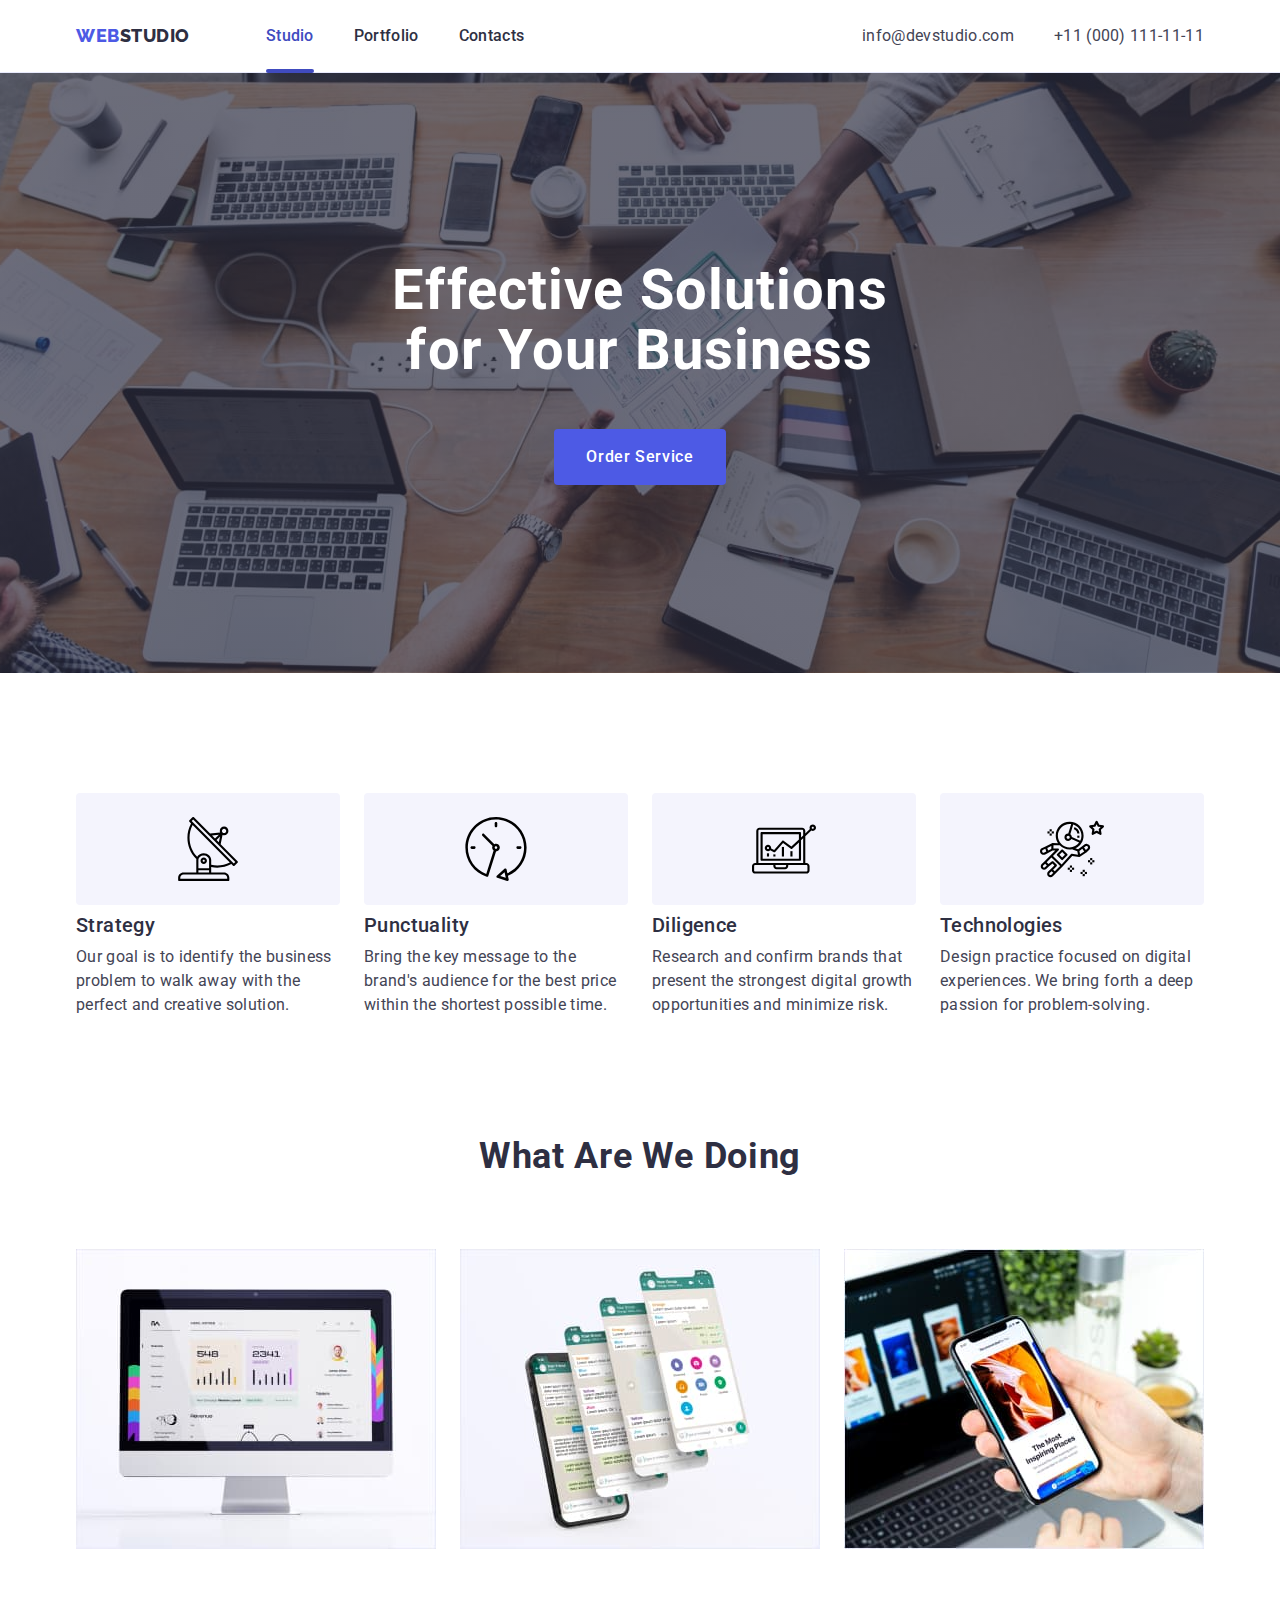
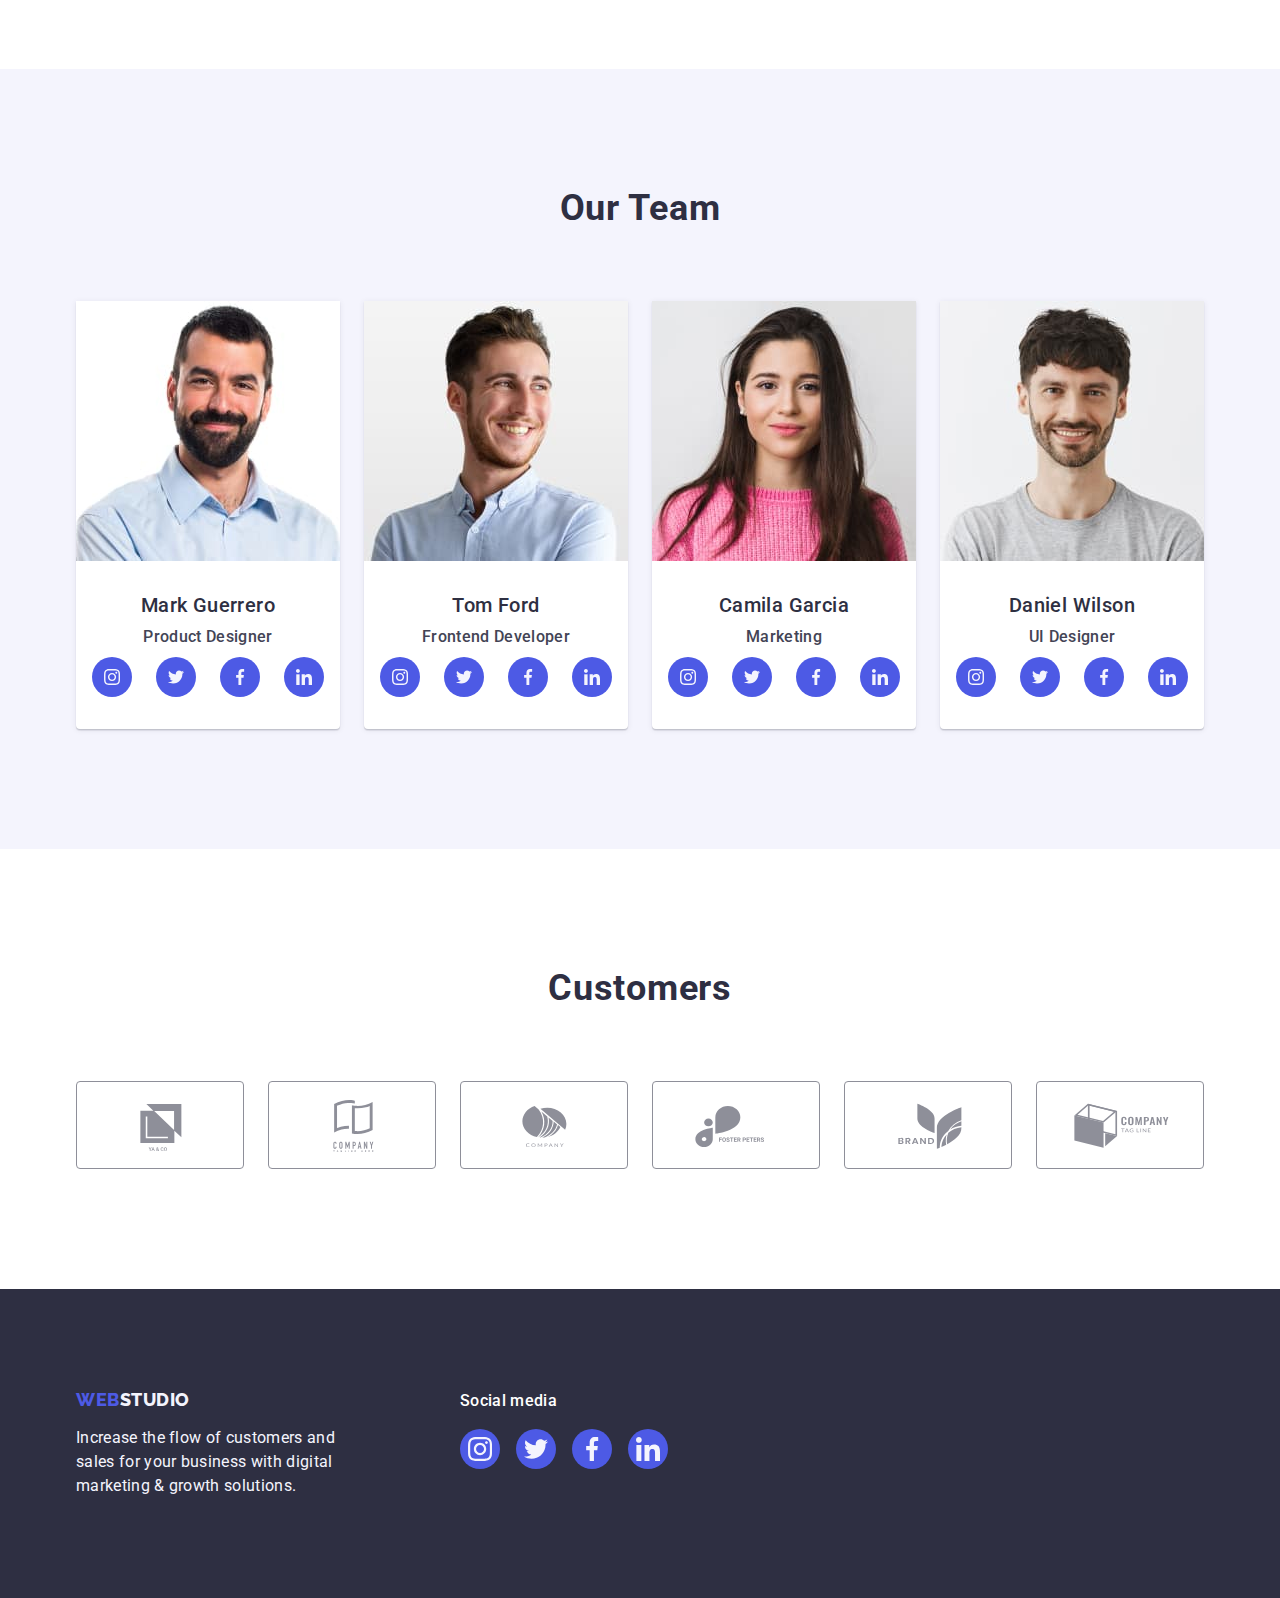
<file: index.html>
<!DOCTYPE html>
<html lang="en">
  <head>
    <meta charset="UTF-8" />
    <meta name="viewport" content="width=device-width, initial-scale=1.0" />
    <title>Web Studio</title>

    <link rel="preconnect" href="https://fonts.googleapis.com" />
    <link rel="preconnect" href="https://fonts.gstatic.com" crossorigin />
    <link
      href="https://fonts.googleapis.com/css2?family=Raleway:wght@800&family=Roboto:wght@400;500;700;900&display=swap"
      rel="stylesheet"
    />
    <link
      rel="stylesheet"
      href="https://cdn.jsdelivr.net/npm/modern-normalize@2.0.0/modern-normalize.min.css"
    />
    <link rel="stylesheet" href="./css/styles.css" />
  </head>

  <body>
    <header class="header">
      <div class="header-container container">
        <nav class="header-nav">
          <a class="header-logo link" href="./index.html"
            >Web<span class="logo">Studio</span></a
          >
          <ul class="header-list list">
            <li class="header-item">
              <a class="header-link link active" href="./index.html">Studio</a>
            </li>
            <li class="header-item">
              <a class="header-link link" href="./portfolio.html">Portfolio</a>
            </li>
            <li class="header-item">
              <a class="header-link link" href="">Contacts</a>
            </li>
          </ul>
        </nav>
        <address class="header-address">
          <ul class="header-contacts list">
            <li class="contacts-item">
              <a class="contacts-link link" href="mailto:info@devstudio.com"
                >info@devstudio.com</a
              >
            </li>
            <li class="contacts-item">
              <a class="contacts-link link" href="tel:+110001111111"
                >+11 (000) 111-11-11</a
              >
            </li>
          </ul>
        </address>
      </div>
    </header>
    <main class="main">
      <section class="solutions">
        <div class="container">
          <h1 class="solutions-text">Effective Solutions for Your Business</h1>
          <button type="button" class="solutions-button" data-modal-open>
            Order Service
          </button>
        </div>
      </section>

      <section class="design">
        <div class="container">
          <h2 class="visually-hidden">Responsive design</h2>
          <ul class="design-list list">
            <li class="design-item">
              <div class="design-sv">
                <svg class="design-svg" width="64" height="64">
                  <use href="./images/icons.svg#icon-antenna-1"></use>
                </svg>
              </div>
              <h3 class="design-tittle">Strategy</h3>
              <p class="design-info">
                Our goal is to identify the business problem to walk away with
                the perfect and creative solution.
              </p>
            </li>
            <li class="design-item">
              <div class="design-sv">
                <svg class="design-svg" width="64" height="64">
                  <use href="./images/icons.svg#icon-clock-1"></use>
                </svg>
              </div>
              <h3 class="design-tittle">Punctuality</h3>
              <p class="design-info">
                Bring the key message to the brand's audience for the best price
                within the shortest possible time.
              </p>
            </li>
            <li class="design-item">
              <div class="design-sv">
                <svg class="design-svg" width="64" height="64">
                  <use href="./images/icons.svg#icon-diagram-1"></use>
                </svg>
              </div>
              <h3 class="design-tittle">Diligence</h3>
              <p class="design-info">
                Research and confirm brands that present the strongest digital
                growth opportunities and minimize risk.
              </p>
            </li>
            <li class="design-item">
              <div class="design-sv">
                <svg class="design-svg" width="64" height="64">
                  <use href="./images/icons.svg#icon-astronaut-1"></use>
                </svg>
              </div>
              <h3 class="design-tittle">Technologies</h3>
              <p class="design-info">
                Design practice focused on digital experiences. We bring forth a
                deep passion for problem-solving.
              </p>
            </li>
          </ul>
        </div>
      </section>

      <section class="foto">
        <div class="container">
          <h2 class="foto-question">What are we doing</h2>
          <ul class="foto-list list">
            <li class="foto-item">
              <img src="./images/pc.jpg" alt="pc" width="360" />
            </li>
            <li class="foto-item">
              <img src="./images/phone.jpg" alt="phone" width="360" />
            </li>
            <li class="foto-item">
              <img src="./images/img3.jpg" alt="pc and phone" width="360" />
            </li>
          </ul>
        </div>
      </section>

      <section class="team">
        <div class="container">
          <h2 class="team-tittle">Our Team</h2>

          <ul class="team-list list">
            <li class="team-item">
              <img
                src="./images/member.jpg"
                alt="Team Member 1"
                width="264"
                class="team-member"
              />

              <div class="team-div">
                <h3 class="team-name">Mark Guerrero</h3>
                <p class="team-info">Product Designer</p>
                <ul class="socials list">
                  <li class="socials-item">
                    <a href="" class="socials-link"
                      ><svg class="socials-svg" width="16" height="16">
                        <use href="./images/icons.svg#icon-instagram-2"></use>
                      </svg>
                    </a>
                  </li>
                  <li class="socials-item">
                    <a href="" class="socials-link"
                      ><svg class="socials-svg" width="16" height="16">
                        <use href="./images/icons.svg#icon-twitter-1"></use>
                      </svg>
                    </a>
                  </li>
                  <li class="socials-item">
                    <a href="" class="socials-link"
                      ><svg class="socials-svg" width="16" height="16">
                        <use href="./images/icons.svg#icon-facebook-1"></use>
                      </svg>
                    </a>
                  </li>
                  <li class="socials-item">
                    <a href="" class="socials-link">
                      <svg class="socials-svg" width="16" height="16">
                        <use href="./images/icons.svg#icon-linkedin-1"></use>
                      </svg>
                    </a>
                  </li>
                </ul>
              </div>
            </li>
            <li class="team-item">
              <img
                src="./images/teammmeber2.jpg"
                alt="Team Member 2"
                width="264"
                class="team-member"
              />
              <div class="team-div">
                <h3 class="team-name">Tom Ford</h3>
                <p class="team-info">Frontend Developer</p>
                <ul class="socials list">
                  <li class="socials-item">
                    <a href="" class="socials-link"
                      ><svg class="socials-svg" width="16" height="16">
                        <use href="./images/icons.svg#icon-instagram-2"></use>
                      </svg>
                    </a>
                  </li>
                  <li class="socials-item">
                    <a href="" class="socials-link"
                      ><svg class="socials-svg" width="16" height="16">
                        <use href="./images/icons.svg#icon-twitter-1"></use>
                      </svg>
                    </a>
                  </li>
                  <li class="socials-item">
                    <a href="" class="socials-link"
                      ><svg class="socials-svg" width="16" height="16">
                        <use href="./images/icons.svg#icon-facebook-1"></use>
                      </svg>
                    </a>
                  </li>
                  <li class="socials-item">
                    <a href="" class="socials-link">
                      <svg class="socials-svg" width="16" height="16">
                        <use href="./images/icons.svg#icon-linkedin-1"></use>
                      </svg>
                    </a>
                  </li>
                </ul>
              </div>
            </li>
            <li class="team-item">
              <img
                src="./images/teammember3.jpg"
                alt="Team Member 3"
                width="264"
                class="team-member"
              />
              <div class="team-div">
                <h3 class="team-name">Camila Garcia</h3>
                <p class="team-info">Marketing</p>
                <ul class="socials list">
                  <li class="socials-item">
                    <a href="" class="socials-link"
                      ><svg class="socials-svg" width="16" height="16">
                        <use href="./images/icons.svg#icon-instagram-2"></use>
                      </svg>
                    </a>
                  </li>
                  <li class="socials-item">
                    <a href="" class="socials-link"
                      ><svg class="socials-svg" width="16" height="16">
                        <use href="./images/icons.svg#icon-twitter-1"></use>
                      </svg>
                    </a>
                  </li>
                  <li class="socials-item">
                    <a href="" class="socials-link"
                      ><svg class="socials-svg" width="16" height="16">
                        <use href="./images/icons.svg#icon-facebook-1"></use>
                      </svg>
                    </a>
                  </li>
                  <li class="socials-item">
                    <a href="" class="socials-link">
                      <svg class="socials-svg" width="16" height="16">
                        <use href="./images/icons.svg#icon-linkedin-1"></use>
                      </svg>
                    </a>
                  </li>
                </ul>
              </div>
            </li>
            <li class="team-item">
              <img
                src="./images/member4.jpg"
                alt="Team Member 4"
                width="264"
                class="team-member"
              />
              <div class="team-div">
                <h3 class="team-name">Daniel Wilson</h3>
                <p class="team-info">UI Designer</p>
                <ul class="socials list">
                  <li class="socials-item">
                    <a href="" class="socials-link"
                      ><svg class="socials-svg" width="16" height="16">
                        <use href="./images/icons.svg#icon-instagram-2"></use>
                      </svg>
                    </a>
                  </li>
                  <li class="socials-item">
                    <a href="" class="socials-link"
                      ><svg class="socials-svg" width="16" height="16">
                        <use href="./images/icons.svg#icon-twitter-1"></use>
                      </svg>
                    </a>
                  </li>
                  <li class="socials-item">
                    <a href="" class="socials-link"
                      ><svg class="socials-svg" width="16" height="16">
                        <use href="./images/icons.svg#icon-facebook-1"></use>
                      </svg>
                    </a>
                  </li>
                  <li class="socials-item">
                    <a href="" class="socials-link">
                      <svg class="socials-svg" width="16" height="16">
                        <use href="./images/icons.svg#icon-linkedin-1"></use>
                      </svg>
                    </a>
                  </li>
                </ul>
              </div>
            </li>
          </ul>
        </div>
      </section>
      <section class="customers">
        <div class="customers-div container">
          <h2 class="customers-name">Customers</h2>
          <ul class="customers-l list">
            <li class="customers-iteam">
              <a href="" class="customers-link link">
                <svg class="customers-svg" width="104" height="56">
                  <use href="./images/icons.svg#icon-Logo"></use>
                </svg>
              </a>
            </li>
            <li class="customers-iteam">
              <a href="" class="customers-link link">
                <svg class="customers-svg" width="104" height="56">
                  <use href="./images/icons.svg#icon-Logo-2foter"></use>
                </svg>
              </a>
            </li>
            <li class="customers-iteam">
              <a href="" class="customers-link link">
                <svg class="customers-svg" width="104" height="56">
                  <use href="./images/icons.svg#icon-Logo3"></use>
                </svg>
              </a>
            </li>
            <li class="customers-iteam">
              <a href="" class="customers-link link">
                <svg class="customers-svg" width="104" height="56">
                  <use href="./images/hate.svg#icon-hate"></use>
                </svg>
              </a>
            </li>

            <li class="customers-iteam">
              <a href="" class="customers-link link">
                <svg class="customers-svg" width="104" height="56">
                  <use href="./images/icons.svg#icon-brand"></use>
                </svg>
              </a>
            </li>
            <li class="customers-iteam">
              <a href="" class="customers-link link">
                <svg class="customers-svg" width="104" height="56">
                  <use href="./images/icons.svg#icon-compa"></use>
                </svg>
              </a>
            </li>
          </ul>
        </div>
      </section>
    </main>

    <footer class="footer">
      <div class="footer-container container">
        <div class="footer-logo-div">
          <a class="footer-logo link" href="./index.html"
            >Web<span class="log-foter link">Studio</span></a
          >
          <p class="footer-info">
            Increase the flow of customers and sales for your business with
            digital marketing &amp; growth solutions.
          </p>
        </div>
        <div class="social-footer-div">
          <p class="social-footer-p">Social media</p>
          <ul class="socials-footer-list list">
            <li class="socials-footer-item">
              <a href="" class="socials-footer-link"
                ><svg class="socials-svg-footer" width="24" height="24">
                  <use href="./images/icons.svg#icon-instagram-2"></use>
                </svg>
              </a>
            </li>
            <li class="socials-footer-item">
              <a href="" class="socials-footer-link"
                ><svg class="socials-svg-footer" width="24" height="24">
                  <use href="./images/icons.svg#icon-twitter-1"></use>
                </svg>
              </a>
            </li>
            <li class="socials-footer-item">
              <a href="" class="socials-footer-link"
                ><svg class="socials-svg-footer" width="24" height="24">
                  <use href="./images/icons.svg#icon-facebook-1"></use>
                </svg>
              </a>
            </li>
            <li class="socials-footer-item">
              <a href="" class="socials-footer-link">
                <svg class="socials-svg-footer" width="24" height="24">
                  <use href="./images/icons.svg#icon-linkedin-1"></use>
                </svg>
              </a>
            </li>
          </ul>
        </div>
      </div>
    </footer>
    <div class="backdrop is-hidden" data-modal>
      <div id="modal" class="modal">
        <button class="modal-content" type="button" data-modal-close>
          <svg width="8" height="8" class="backdrop-svg">
            <use href="./images/closer.svg#icon-close-black-18dp-2-1"></use>
          </svg>
        </button>
      </div>
    </div>
    <script src="./js/modal.js"></script>
  </body>
</html>
</file>
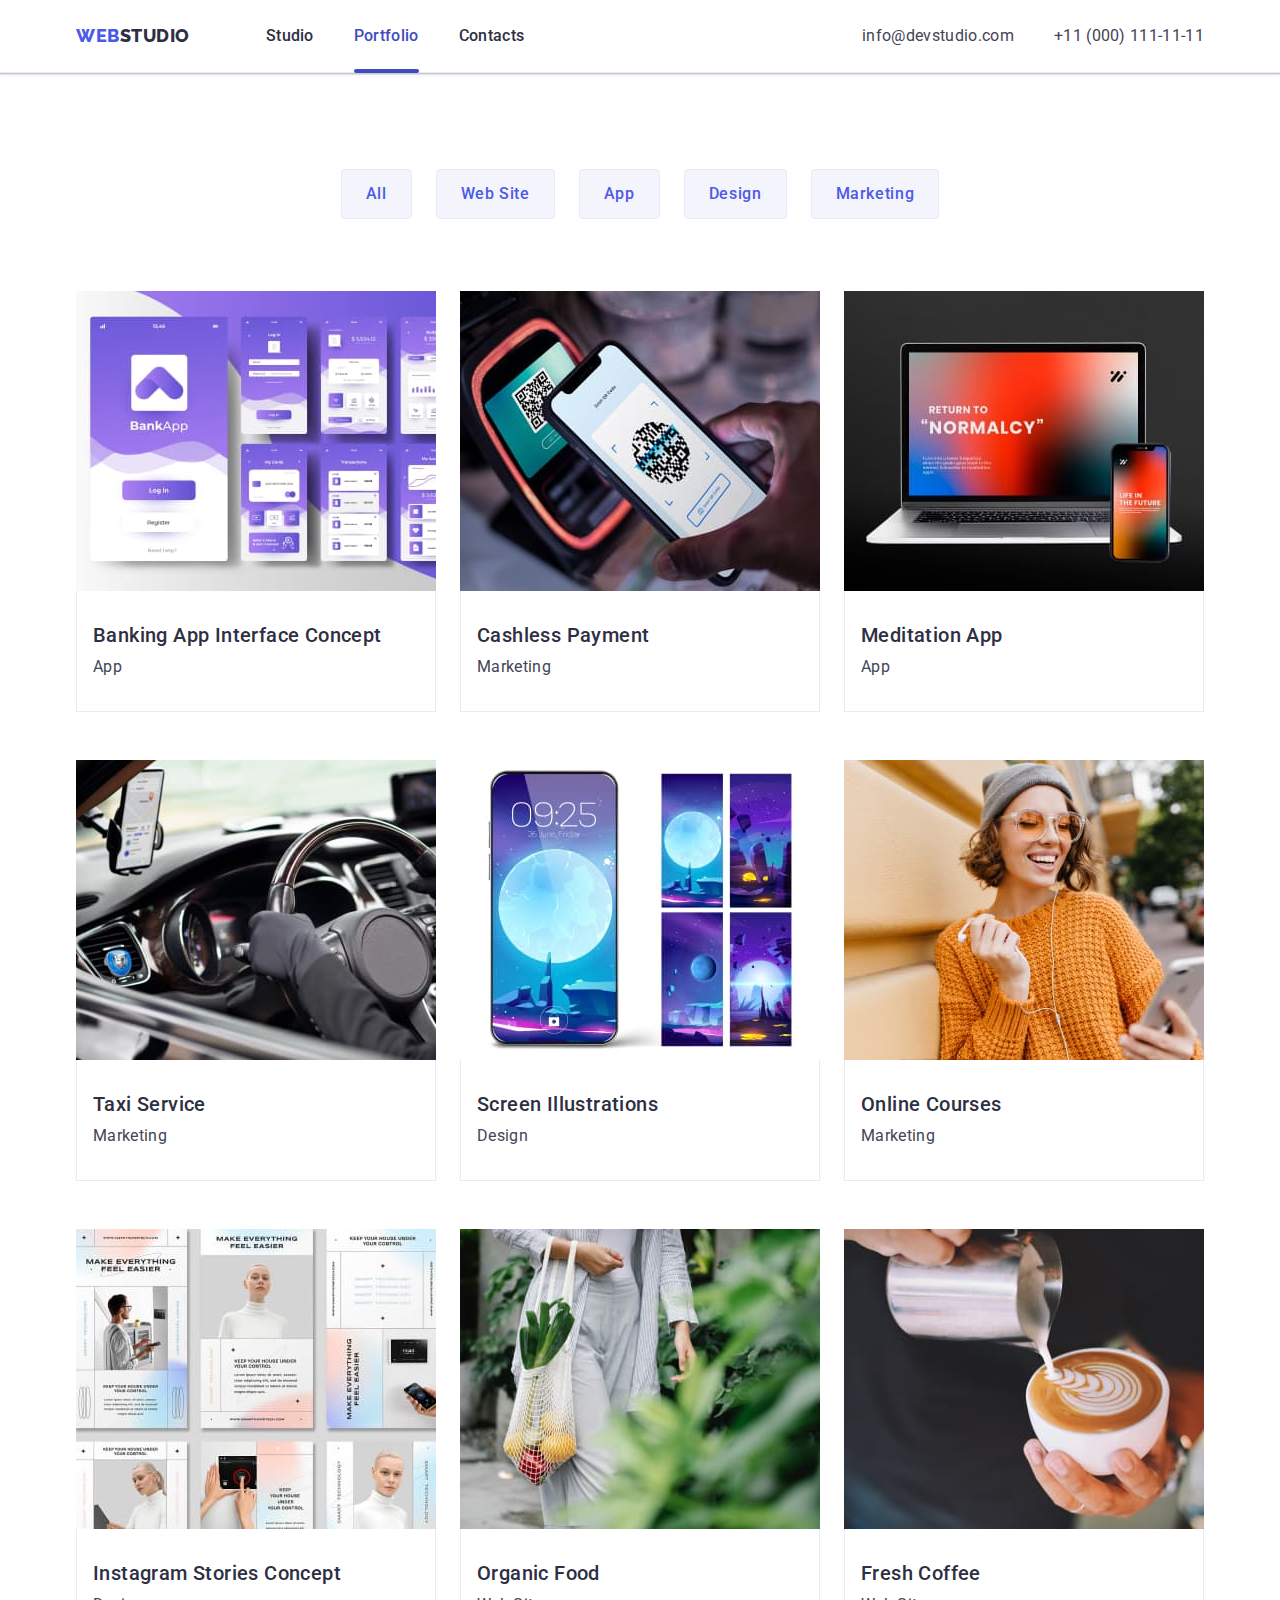
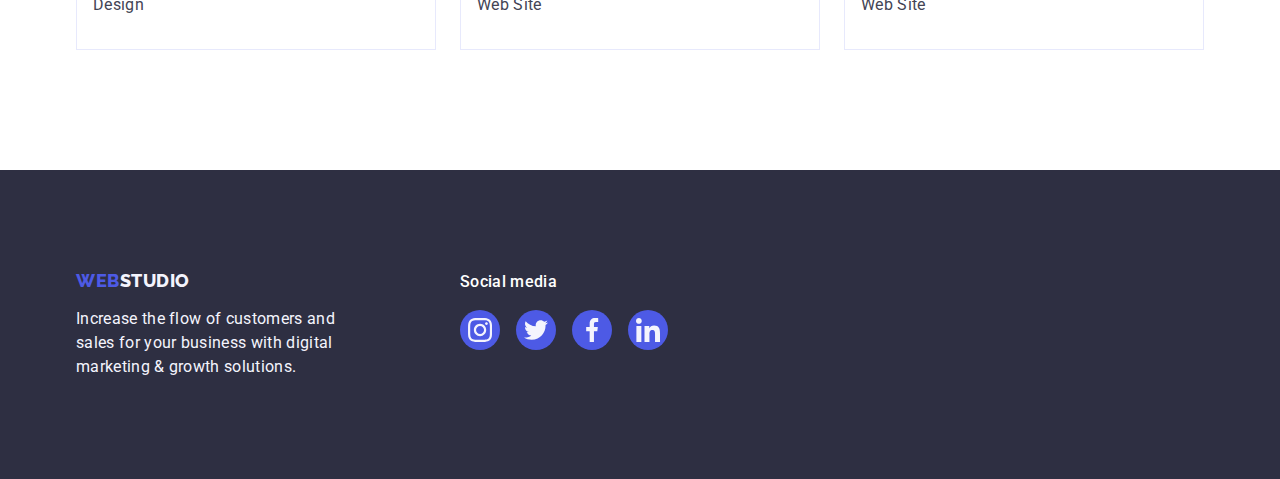
<file: portfolio.html>
<!DOCTYPE html>
<html lang="en">
  <head>
    <meta charset="UTF-8" />
    <meta name="viewport" content="width=device-width, initial-scale=1.0" />
    <title>Portfolio</title>

    <link rel="preconnect" href="https://fonts.googleapis.com" />
    <link rel="preconnect" href="https://fonts.gstatic.com" crossorigin />
    <link
      href="https://fonts.googleapis.com/css2?family=Raleway:wght@800&family=Roboto:wght@400;500;700;900&display=swap"
      rel="stylesheet"
    />
    <link
      rel="stylesheet"
      href="https://cdn.jsdelivr.net/npm/modern-normalize@2.0.0/modern-normalize.min.css"
    />
    <link rel="stylesheet" href="./css/styles.css" />
  </head>
  <body>
    <header class="header">
      <div class="container header-container">
        <nav class="header-nav">
          <a class="header-logo link" href="./index.html"
            >Web<span class="logo">Studio</span></a
          >
          <ul class="header-list list">
            <li class="header-item">
              <a class="header-link link" href="./index.html">Studio</a>
            </li>
            <li class="header-item">
              <a class="header-link link active" href="./portfolio.html"
                >Portfolio</a
              >
            </li>
            <li class="header-item">
              <a class="header-link link" href="">Contacts</a>
            </li>
          </ul>
        </nav>
        <address class="header-address">
          <ul class="header-contacts list">
            <li class="contacts-item">
              <a class="contacts-link link" href="mailto:info@devstudio.com"
                >info@devstudio.com</a
              >
            </li>
            <li class="contacts-item">
              <a class="contacts-link link" href="tel:+110001111111"
                >+11 (000) 111-11-11</a
              >
            </li>
          </ul>
        </address>
      </div>
    </header>
    <main>
      <section class="portfolio">
        <div class="container">
          <h1 class="visually-hidden">apps</h1>
          <ul class="buttons list">
            <li class="buttons-item">
              <button type="button" class="buttons-element">All</button>
            </li>
            <li class="buttons-item">
              <button type="button" class="buttons-element">Web Site</button>
            </li>
            <li class="buttons-item">
              <button type="button" class="buttons-element">App</button>
            </li>
            <li class="buttons-item">
              <button type="button" class="buttons-element">Design</button>
            </li>
            <li class="buttons-item">
              <button type="button" class="buttons-element">Marketing</button>
            </li>
          </ul>

          <ul class="posters list">
            <li class="posters-item">
              <a href="" class="posters-link link">
                <div class="posters-overlay">
                  <img
                    src="./images/img1.jpg"
                    alt="asd"
                    width="360"
                    class="posters-foto"
                  />

                  <p class="overlay">
                    14 Stylish and User-Friendly App Design Concepts · Task
                    Manager App · Calorie Tracker App · Exotic Fruit Ecommerce
                    App · Cloud Storage App
                  </p>
                </div>

                <div class="posters-div">
                  <h2 class="posters-name">Banking App Interface Concept</h2>
                  <p class="info">App</p>
                </div>
              </a>
            </li>

            <li class="posters-item">
              <a href="" class="posters-link link">
                <div class="posters-overlay">
                  <img
                    src="./images/img2.jpg"
                    alt="asd"
                    width="360"
                    class="posters-foto"
                  />
                  <p class="overlay">
                    14 Stylish and User-Friendly App Design Concepts · Task
                    Manager App · Calorie Tracker App · Exotic Fruit Ecommerce
                    App · Cloud Storage App
                  </p>
                </div>
                <div class="posters-div">
                  <h2 class="posters-name">Cashless Payment</h2>
                  <p class="info">Marketing</p>
                </div>
              </a>
            </li>
            <li class="posters-item">
              <a href="" class="posters-link link">
                <div class="posters-overlay">
                  <img
                    src="./images/img-3.jpg"
                    alt="asd"
                    width="360"
                    class="posters-foto"
                  />
                  <p class="overlay">
                    14 Stylish and User-Friendly App Design Concepts · Task
                    Manager App · Calorie Tracker App · Exotic Fruit Ecommerce
                    App · Cloud Storage App
                  </p>
                </div>
                <div class="posters-div">
                  <h2 class="posters-name">Meditation App</h2>
                  <p class="info">App</p>
                </div>
              </a>
            </li>
            <li class="posters-item">
              <a href="" class="posters-link link">
                <div class="posters-overlay">
                  <img
                    src="./images/img4.jpg"
                    alt="asd"
                    width="360"
                    class="posters-foto"
                  />
                  <p class="overlay">
                    14 Stylish and User-Friendly App Design Concepts · Task
                    Manager App · Calorie Tracker App · Exotic Fruit Ecommerce
                    App · Cloud Storage App
                  </p>
                </div>
                <div class="posters-div">
                  <h2 class="posters-name">Taxi Service</h2>
                  <p class="info">Marketing</p>
                </div>
              </a>
            </li>
            <li class="posters-item">
              <a href="" class="posters-link link">
                <div class="posters-overlay">
                  <img
                    src="./images/img5.jpg"
                    alt="asd"
                    width="360"
                    class="posters-foto"
                  />
                  <p class="overlay">
                    14 Stylish and User-Friendly App Design Concepts · Task
                    Manager App · Calorie Tracker App · Exotic Fruit Ecommerce
                    App · Cloud Storage App
                  </p>
                </div>
                <div class="posters-div">
                  <h2 class="posters-name">Screen Illustrations</h2>
                  <p class="info">Design</p>
                </div>
              </a>
            </li>
            <li class="posters-item">
              <a href="" class="posters-link link">
                <div class="posters-overlay">
                  <img
                    src="./images/img6.jpg"
                    alt="asd"
                    width="360"
                    class="posters-foto"
                  />
                  <p class="overlay">
                    14 Stylish and User-Friendly App Design Concepts · Task
                    Manager App · Calorie Tracker App · Exotic Fruit Ecommerce
                    App · Cloud Storage App
                  </p>
                </div>
                <div class="posters-div">
                  <h2 class="posters-name">Online Courses</h2>
                  <p class="info">Marketing</p>
                </div>
              </a>
            </li>
            <li class="posters-item">
              <a href="" class="posters-link link">
                <div class="posters-overlay">
                  <img
                    src="./images/img7.jpg"
                    alt="asd"
                    width="360"
                    class="posters-foto"
                  />
                  <p class="overlay">
                    14 Stylish and User-Friendly App Design Concepts · Task
                    Manager App · Calorie Tracker App · Exotic Fruit Ecommerce
                    App · Cloud Storage App
                  </p>
                </div>
                <div class="posters-div">
                  <h2 class="posters-name">Instagram Stories Concept</h2>
                  <p class="info">Design</p>
                </div>
              </a>
            </li>
            <li class="posters-item">
              <a href="" class="posters-link link">
                <div class="posters-overlay">
                  <img
                    src="./images/img8.jpg"
                    alt="asd"
                    width="360"
                    class="posters-foto"
                  />
                  <p class="overlay">
                    14 Stylish and User-Friendly App Design Concepts · Task
                    Manager App · Calorie Tracker App · Exotic Fruit Ecommerce
                    App · Cloud Storage App
                  </p>
                </div>
                <div class="posters-div">
                  <h2 class="posters-name">Organic Food</h2>
                  <p class="info">Web Site</p>
                </div>
              </a>
            </li>
            <li class="posters-item">
              <a href="" class="posters-link link">
                <div class="posters-overlay">
                  <img
                    src="./images/img9.jpg"
                    alt="asd"
                    width="360"
                    class="posters-foto"
                  />
                  <p class="overlay">
                    14 Stylish and User-Friendly App Design Concepts · Task
                    Manager App · Calorie Tracker App · Exotic Fruit Ecommerce
                    App · Cloud Storage App
                  </p>
                </div>
                <div class="posters-div">
                  <h2 class="posters-name">Fresh Coffee</h2>
                  <p class="info">Web Site</p>
                </div>
              </a>
            </li>
          </ul>
        </div>
      </section>
    </main>
    <footer class="footer">
      <div class="footer-container container">
        <div class="footer-logo-div">
          <a class="footer-logo link" href="./index.html"
            >Web<span class="log-foter link">Studio</span></a
          >
          <p class="footer-info">
            Increase the flow of customers and sales for your business with
            digital marketing &amp; growth solutions.
          </p>
        </div>
        <div class="social-footer-div">
          <p class="social-footer-p">Social media</p>
          <ul class="socials-footer-list list">
            <li class="socials-footer-item">
              <a href="" class="socials-footer-link"
                ><svg class="socials-svg-footer" width="24" height="24">
                  <use href="./images/icons.svg#icon-instagram-2"></use>
                </svg>
              </a>
            </li>
            <li class="socials-footer-item">
              <a href="" class="socials-footer-link"
                ><svg class="socials-svg-footer" width="24" height="24">
                  <use href="./images/icons.svg#icon-twitter-1"></use>
                </svg>
              </a>
            </li>
            <li class="socials-footer-item">
              <a href="" class="socials-footer-link"
                ><svg class="socials-svg-footer" width="24" height="24">
                  <use href="./images/icons.svg#icon-facebook-1"></use>
                </svg>
              </a>
            </li>
            <li class="socials-footer-item">
              <a href="" class="socials-footer-link">
                <svg class="socials-svg-footer" width="24" height="24">
                  <use href="./images/icons.svg#icon-linkedin-1"></use>
                </svg>
              </a>
            </li>
          </ul>
        </div>
      </div>
    </footer>
  </body>
</html>
</file>
<file: css/styles.css>
:root {
  --color-primary: #434455;
  --color-secondary: #4d5ae5;
  --color-accent: #2e2f42;
  --color-background: #e7e9fc;
  --color-whitee: #ffffff;
  --color-cloud: #f4f4fd;
  --color-hover-haeder: #404bbf;
  --cornflower: #e7e9fc;
  --grey: #2e2f42b2;
  --color-rust: #8e8f99;
  --dairy: #fcfcfc;
}

body {
  font-family: "Roboto", sans-serif;
  color: #434455;
  background-color: var(--color-whitee);
}
h1,
h2,
h3,
h4,
h5,
h6,
p {
  margin: 0;
  padding: 0;
}
img {
  max-width: 100%;
  height: auto;
  display: block;
}

.visually-hidden {
  position: absolute;
  width: 1px;
  height: 1px;
  margin: -1px;
  border: 0;
  padding: 0;

  white-space: nowrap;
  clip-path: inset(100%);
  clip: rect(0 0 0 0);
  overflow: hidden;
}
.header {
  border-bottom: 1px solid #e7e9fc;
  box-shadow: 0px 2px 1px rgba(46, 47, 66, 0.08),
    0px 1px 1px rgba(46, 47, 66, 0.16), 0px 1px 6px rgba(46, 47, 66, 0.08);
}

.header-logo {
  color: var(--color-secondary);
  font-family: "Raleway", sans-serif;
  text-transform: uppercase;
  font-weight: 800;
  font-size: 18px;
  letter-spacing: 0.03em;
  line-height: 1.17;
  margin-right: 76px;
  display: inline-block;
}

.link {
  text-decoration: none;
}

.list {
  list-style: none;
  margin: 0;
  padding: 0;
}

.container {
  width: 1158px;
  margin-left: auto;
  margin-right: auto;
  padding-left: 15px;
  padding-right: 15px;
}

.header-container {
  display: flex;
}

.logo {
  color: var(--color-accent);
  font-size: 18px;
  font-family: "Raleway", sans-serif;
  font-weight: 800;
  line-height: 21px;
  letter-spacing: 0.54px;
}

.header-nav {
  bottom: border 1px solid var(--color-background);
  background: var(--color-whitee);
  display: flex;
  align-items: center;
}
.header-list {
  display: flex;
  gap: 40px;
}
.header-link {
  font-size: 16px;
  color: var(--color-accent);
  font-weight: 500;
  line-height: 24px;
  letter-spacing: 0.32px;
  display: inline-block;
  padding-top: 24px;
  padding-bottom: 24px;
  position: relative;
  transition: color 250ms cubic-bezier(0.4, 0, 0.2, 1);
}
.header-link:hover,
.header-link:focus {
  color: var(--color-hover-haeder);
}
.active {
  color: #404bbf;
}
.active::after {
  content: "";
  display: block;
  position: absolute;
  bottom: -1px;
  left: 0;
  height: 4px;
  width: 100%;
  background: #404bbf;
  border-radius: 2px;
}
.header-address {
  font-size: 16px;
  font-style: normal;
  line-height: 24px;
  letter-spacing: 0.02em;
  margin-left: auto;
  background: var(--color-whitee);
}
.header-contacts {
  display: flex;
  gap: 40px;
}

.contacts-link {
  color: var(--color-primary);
  display: inline-block;
  padding-top: 24px;
  padding-bottom: 24px;
  transition: color 250ms cubic-bezier(0.4, 0, 0.2, 1);
}

.contacts-link:hover,
.contacts-link:focus {
  color: var(--color-hover-haeder);
  transition: color 250ms cubic-bezier(0.4, 0, 0.2, 1);
}

.solutions {
  background-image: linear-gradient(
      rgba(46, 47, 66, 0.7),
      rgba(46, 47, 66, 0.7)
    ),
    url(../images/people-office1.jpg);
  background-size: cover;
  background-repeat: no-repeat;
  background-position: center;
  background-color: rgba(46, 47, 66, 0.7);
  max-width: 1440px;
  margin: 0 auto;

  padding-top: 188px;
  padding-bottom: 188px;
}

.solutions-text {
  max-width: 496px;
  font-size: 56px;
  text-align: center;
  margin-left: auto;
  margin-right: auto;
  margin-bottom: 48px;

  letter-spacing: 0.02em;
  color: var(--color-whitee);
  line-height: 1.07;
}

.solutions-button {
  background-color: var(--color-secondary);
  font-family: "Roboto", sans-serif;
  font-weight: 500;
  font-size: 16px;
  line-height: 1.5;
  letter-spacing: 0.04em;
  color: var(--color-whitee);
  cursor: pointer;
  padding: 16px 32px;
  margin-left: auto;
  margin-right: auto;
  display: block;
  min-width: 169px;
  height: 56px;
  border: none;
  border-radius: 4px;
  transition: background-color 250ms cubic-bezier(0.4, 0, 0.2, 1);
}

.solutions-button:hover,
.solutions-button:focus {
  background-color: #404bbf;
}
/* Стили модального окна */
.backdrop {
  position: fixed;
  z-index: 1;
  left: 0;
  top: 0;
  width: 100%;
  height: 100%;
  background: rgba(46, 47, 66, 0.4);
  transition: opacity 250ms cubic-bezier(0.4, 0, 0.2, 1),
    visibility 250ms cubic-bezier(0.4, 0, 0.2, 1);
}
.backdrop.is-hidden {
  opacity: 0;
  pointer-events: none;
  visibility: hidden;
}
.modal {
  width: 408px;
  min-height: 584px;
  flex-shrink: 0;
  border-radius: 4px;
  background: var(--dairy);
  box-shadow: 0px 2px 1px 0px rgba(0, 0, 0, 0.2),
    0px 1px 3px 0px rgba(0, 0, 0, 0.12), 0px 1px 1px 0px rgba(0, 0, 0, 0.14);
  position: absolute;
  top: 50%;
  left: 50%;
  transform: translate(-50%, -50%);
  min-height: 584px;
  transition: transform 250ms cubic-bezier(0.4, 0, 0.2, 1);
}

.modal-content {
  position: absolute;
  top: 24px;
  right: 24px;
  width: 24px;
  height: 24px;
  border-radius: 50%;
  display: flex;
  align-items: center;
  justify-content: center;
  background-color: #e7e9fc;
  border: 1px solid rgba(0, 0, 0, 0.1);
  padding: 0;
  cursor: pointer;
  transition: background-color 250ms cubic-bezier(0.4, 0, 0.2, 1),
    border 250ms cubic-bezier(0.4, 0, 0.2, 1);
}
.modal-content:hover,
.modal-content:focus {
  background-color: #404bbf;
  border: none;
}
.close {
  color: #aaa;
  float: right;
  font-size: 28px;
  font-weight: bold;
  cursor: pointer;
}

.close:hover,
.close:focus {
  color: black;
  text-decoration: none;
  cursor: pointer;
}
.backdrop-svg {
  transition: fill 250ms cubic-bezier(0.4, 0, 0.2, 1);
}
.modal-content:hover .backdrop-svg,
.modal-content:focus .backdrop-svg {
  fill: #ffffff;
}

.design {
  padding-top: 120px;
  padding-bottom: 120px;
}
.design-sv {
  width: 264px;
  height: 112px;
  border-radius: 4px;
  background: var(--color-cloud);
  display: flex;
  align-items: center;
  justify-content: center;
  margin-bottom: 8px;
}
.socials-svg {
  fill: var(--color-cloud);
}
.design-list {
  display: flex;
  gap: 24px;
}
.design-item {
  width: calc((100% - 72px) / 4);
}
.design-tittle {
  color: var(--color-accent);
  font-size: 20px;
  font-family: "Roboto", sans-serif;
  letter-spacing: 0.02em;
  font-weight: 500;
  line-height: 1.2;
  margin-bottom: 8px;
}

.design-info {
  color: var(--color-primary);
  font-size: 16px;
  font-family: "Roboto", sans-serif;
  line-height: 1.5;
  letter-spacing: 0.02em;
}

.foto {
  padding-bottom: 120px;
}
.foto-list {
  display: flex;
  gap: 24px;
}
.foto-item {
  width: calc((100% - 48px) / 3);
}
.foto-question {
  color: var(--color-accent);
  text-align: center;
  font-size: 36px;
  font-weight: 700;
  line-height: 1.11;
  letter-spacing: 0.72px;
  text-transform: capitalize;
  margin-bottom: 72px;
}

.team {
  background-color: #f4f4fd;
  padding-bottom: 120px;
  padding-top: 120px;
}
.team-list {
  display: flex;
  gap: 24px;
}
.team-item {
  background-color: #ffffff;
  width: calc((100% - 72px) / 4);
  border-radius: 0px 0px 4px 4px;

  box-shadow: 0px 2px 1px 0px rgba(46, 47, 66, 0.08),
    0px 1px 1px 0px rgba(46, 47, 66, 0.16),
    0px 1px 6px 0px rgba(46, 47, 66, 0.08);
}
.team-tittle {
  font-size: 36px;
  font-weight: 700;
  line-height: 1.11;
  letter-spacing: 0.72px;
  text-transform: capitalize;
  text-align: center;
  color: var(--color-accent);
  margin-bottom: 72px;
}
.team-div {
  padding: 32px 16px;
}
.team-name {
  color: var(--color-accent);
  font-weight: 500;
  font-size: 20px;
  line-height: 1.2;
  letter-spacing: 0.02em;
  margin-bottom: 8px;
  text-align: center;
}

.team-info {
  color: var(--color-primary);
  font-weight: 500;
  font-size: 16px;
  line-height: 1.5;
  letter-spacing: 0.02em;
  text-align: center;
  margin-bottom: 8px;
}
.socials {
  display: flex;
  justify-content: center;
  gap: 24px;
  list-style-type: none;
  justify-content: center;
}

.socials-link {
  display: flex;
  justify-content: center;
  align-items: center;
  width: 40px;
  height: 40px;
  border-radius: 50%;
  background-color: var(--color-secondary);
  transition: background-color 250ms cubic-bezier(0.4, 0, 0.2, 1);
}
.socials-link:hover,
.socials-link:focus {
  background-color: #404bbf;
}
.customers {
  padding-top: 120px;
  padding-bottom: 120px;
}
.customers-l {
  list-style-type: none;
  gap: 24px;
  display: flex;
  justify-content: center;
}
.customers-name {
  text-align: center;
  font-size: 36px;
  font-style: normal;
  font-weight: 700;
  line-height: 1.11;
  letter-spacing: 0.72px;
  text-transform: capitalize;
  margin-bottom: 72px;
  color: var(--color-accent);
}
.customers-iteam {
  width: calc((100% - 120px) / 6);
  height: 88px;
}
.customers-link {
  width: 100%;
  height: 100%;
  border: 1px solid #8e8f99;
  border-radius: 4px;
  display: flex;
  align-items: center;
  justify-content: center;
  color: var(--color-rust);
  transition: border-color 250ms cubic-bezier(0.4, 0, 0.2, 1),
    color 250ms cubic-bezier(0.4, 0, 0.2, 1);
}
.customers-link:hover,
.customers-link:focus {
  border-color: #404bbf;
  color: #404bbf;
}
.customers-svg {
  fill: currentColor;
}
.footer {
  background: var(--color-accent);
  padding-top: 100px;
  padding-bottom: 100px;
}
.footer-container {
  align-items: baseline;
  display: flex;
}
.footer-logo-div {
  margin-right: 120px;
}

.footer-logo {
  color: var(--color-secondary);
  font-size: 18px;
  font-family: "Raleway", sans-serif;
  letter-spacing: 0.03em;
  font-weight: 800;
  text-transform: uppercase;
  line-height: 1.17;
  display: inline-block;
  margin-bottom: 16px;
}

.log-foter {
  color: var(--color-cloud);
  font-family: "Raleway", sans-serif;
  font-weight: 800;
  line-height: 1.17px;
  letter-spacing: 0.54px;
  text-transform: uppercase;
}

.footer-info {
  color: var(--color-cloud);
  font-size: 16px;
  width: 264px;

  line-height: 1.5;
  letter-spacing: 0.02em;
}
.social-footer-p {
  display: inline-flex;
  color: var(--color-whitee);
  margin-bottom: 16px;
  font-size: 16px;

  font-weight: 500;
  line-height: 1.5;
  letter-spacing: 0.02em;
}
.socials-footer-list {
  display: flex;
  gap: 16px;
}
.socials-footer-item {
  display: flex;
  gap: 16px;
  width: 40px;
  height: 40px;
}
.socials-footer-link {
  width: 100%;
  height: 100%;
  background-color: var(--color-secondary);
  border-radius: 50%;
  display: flex;
  align-items: center;
  justify-content: center;
  transition: background-color 250ms cubic-bezier(0.4, 0, 0.2, 1);
}
.socials-footer-item .socials-footer-link:hover,
.socials-footer-item .socials-footer-link:focus {
  background-color: #31d0aa;
}
.socials-svg-footer {
  fill: var(--color-cloud);
}

/* portfolio css */
.portfolio {
  padding-top: 96px;
  padding-bottom: 120px;
}
.buttons {
  display: flex;
  gap: 24px;
  justify-content: center;
  margin-bottom: 72px;
}

.buttons-element {
  font-family: "Roboto", sans-serif;
  font-weight: 500;
  font-size: 16px;
  line-height: 1.5;
  letter-spacing: 0.04em;
  color: var(--color-secondary);
  background-color: var(--color-cloud);
  cursor: pointer;
  padding: 12px 24px;
  border-radius: 4px;
  border: 1px solid var(--cornflower);
  transition: color 250ms cubic-bezier(0.4, 0, 0.2, 1),
    background-color 250ms cubic-bezier(0.4, 0, 0.2, 1),
    border-color 250ms cubic-bezier(0.4, 0, 0.2, 1),
    box-shadow 250ms cubic-bezier(0.4, 0, 0.2, 1);
}

.buttons-element:hover,
.buttons-element:focus {
  border: 1px solid transparent;
  color: #ffffff;
  background-color: #404bbf;
  box-shadow: 0px 3px 1px rgba(0, 0, 0, 0.1), 0px 2px 1px rgba(0, 0, 0, 0.08),
    0px 2px 2px rgba(0, 0, 0, 0.12);
}
.posters {
  display: flex;
  row-gap: 48px;
  column-gap: 24px;
  flex-wrap: wrap;
}
.posters-item {
  width: calc((100% - 48px) / 3);
}
.posters-link {
  display: block;
  transition: box-shadow 250ms cubic-bezier(0.4, 0, 0.2, 1);
}
.posters-link:hover,
.posters-link:focus {
  box-shadow: 0px 1px 6px rgba(46, 47, 66, 0.08),
    0px 1px 1px rgba(46, 47, 66, 0.16), 0px 2px 1px rgba(46, 47, 66, 0.08);
}
.posters-div {
  padding: 32px 16px;
  border: 1px solid var(--cornflower);
  border-top: none;
}
.posters-overlay {
  position: relative;

  overflow: hidden;
}

.overlay {
  position: absolute;
  top: 0;
  left: 0;
  color: var(--color-cloud);

  font-size: 16px;
  width: 100%;
  height: 100%;
  line-height: 24px;
  letter-spacing: 0.32px;
  background-color: var(--color-secondary);
  padding: 40px 32px;
  transform: translateY(100%);
  transition: transform 250ms cubic-bezier(0.4, 0, 0.2, 1);
}
.posters-link:hover .overlay,
.posters-link:focus .overlay {
  transform: translateY(0);
}
.posters-name {
  color: var(--color-accent);
  font-size: 20px;
  font-weight: 500;
  line-height: 24px;
  letter-spacing: 0.4px;
  margin-bottom: 8px;
}

.info {
  color: var(--color-primary);
  font-size: 16px;
  font-weight: 400;
  line-height: 24px;
  letter-spacing: 0.32px;
}
</file>
